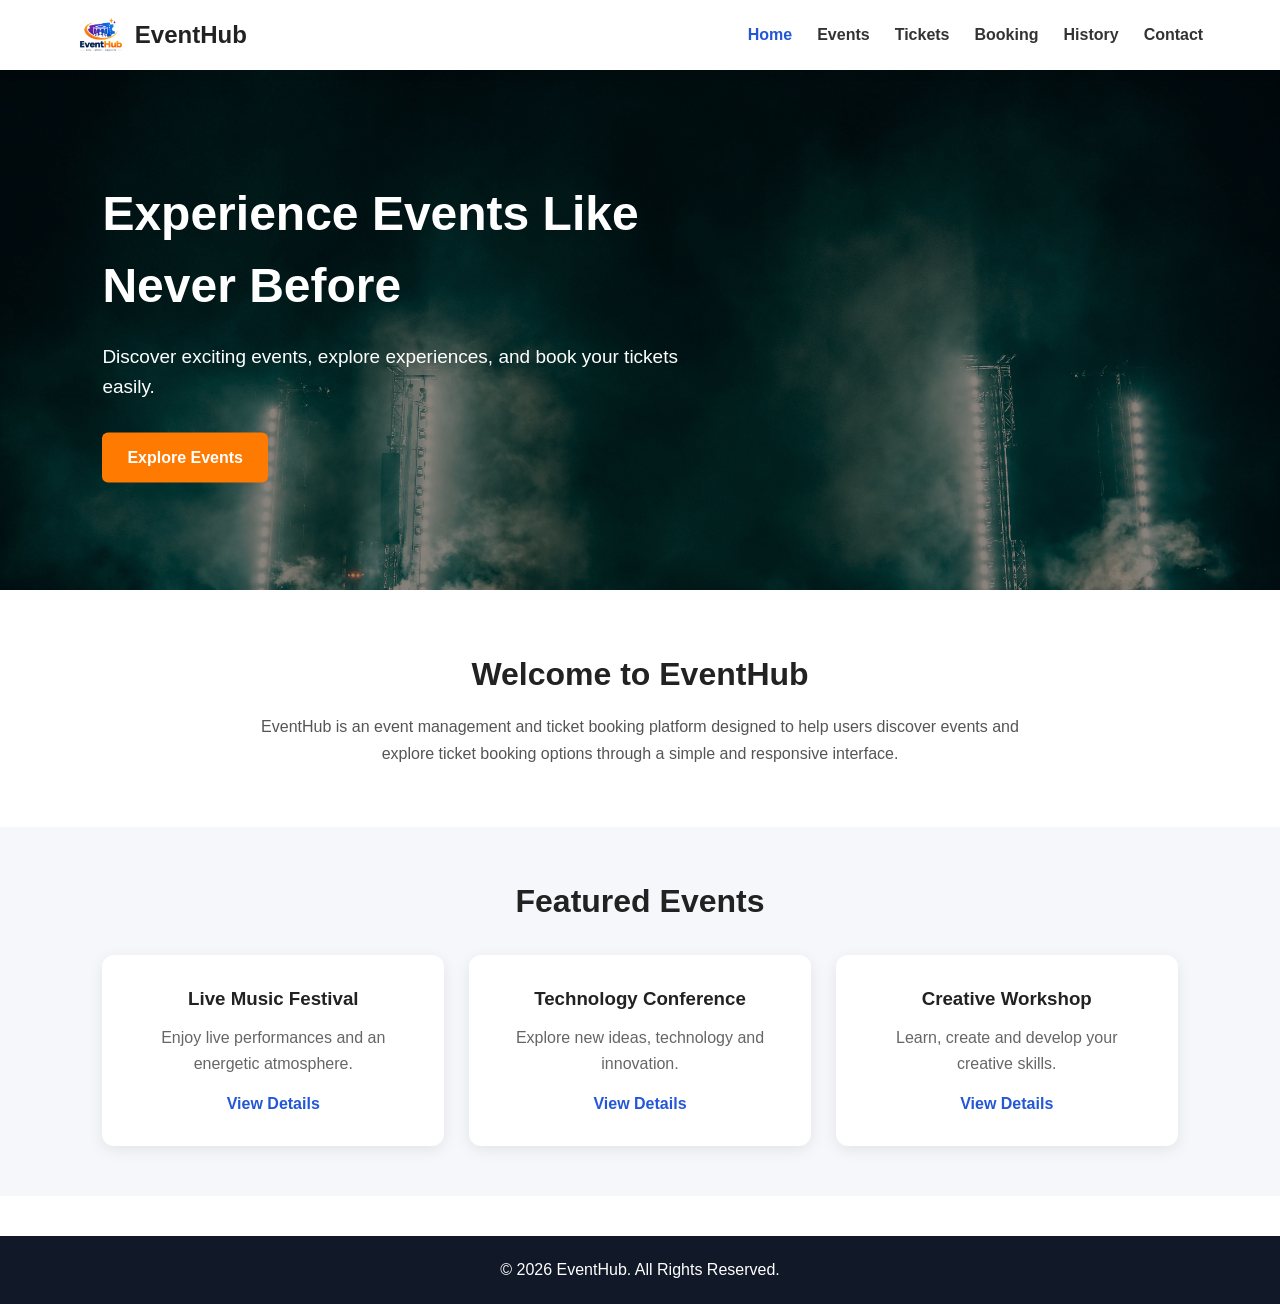
<file: index.html>
<!DOCTYPE html>
<html lang="en">
<head>
    <meta charset="UTF-8">
    <meta name="viewport" content="width=device-width, initial-scale=1.0">
    <title>EventHub - Event Management & Ticket Booking</title>

    <link rel="stylesheet" href="css/common.css">
    <link rel="stylesheet" href="css/home.css">
</head>

<body>

<header class="navbar">
    <div class="logo-area">
        <img src="images/common/logo.jpg" alt="EventHub Logo">
        <span>EventHub</span>
    </div>

    <nav>
        <a href="index.html" class="active">Home</a>
        <a href="events.html">Events</a>
        <a href="tickets.html">Tickets</a>
        <a href="booking.html">Booking</a>
        <a href="booking-history.html">History</a>
        <a href="contact.html">Contact</a>
    </nav>
</header>

<main>

    <section class="hero">
        <img src="images/banners/hero-banner.jpg" alt="Event Banner">

        <div class="hero-content">
            <h1>Experience Events Like Never Before</h1>

            <p>
                Discover exciting events, explore experiences,
                and book your tickets easily.
            </p>

            <a href="events.html" class="btn">Explore Events</a>
        </div>
    </section>

    <section class="intro">
        <h2>Welcome to EventHub</h2>

        <p>
            EventHub is an event management and ticket booking platform
            designed to help users discover events and explore ticket
            booking options through a simple and responsive interface.
        </p>
    </section>

    <section class="featured">
        <h2>Featured Events</h2>

        <div class="feature-grid">

            <div class="feature-card">
                <h3>Live Music Festival</h3>
                <p>Enjoy live performances and an energetic atmosphere.</p>
                <a href="event-details.html?event=live-music">View Details</a>
            </div>

            <div class="feature-card">
                <h3>Technology Conference</h3>
                <p>Explore new ideas, technology and innovation.</p>
                <a href="event-details.html?event=technology">View Details</a>
            </div>

            <div class="feature-card">
                <h3>Creative Workshop</h3>
                <p>Learn, create and develop your creative skills.</p>
                <a href="event-details.html?event=creative-workshop">View Details</a>
            </div>

        </div>
    </section>

</main>

<footer>
    <p>&copy; 2026 EventHub. All Rights Reserved.</p>
</footer>
<script src="js/home.js"></script>
</body>
</html>
</file>
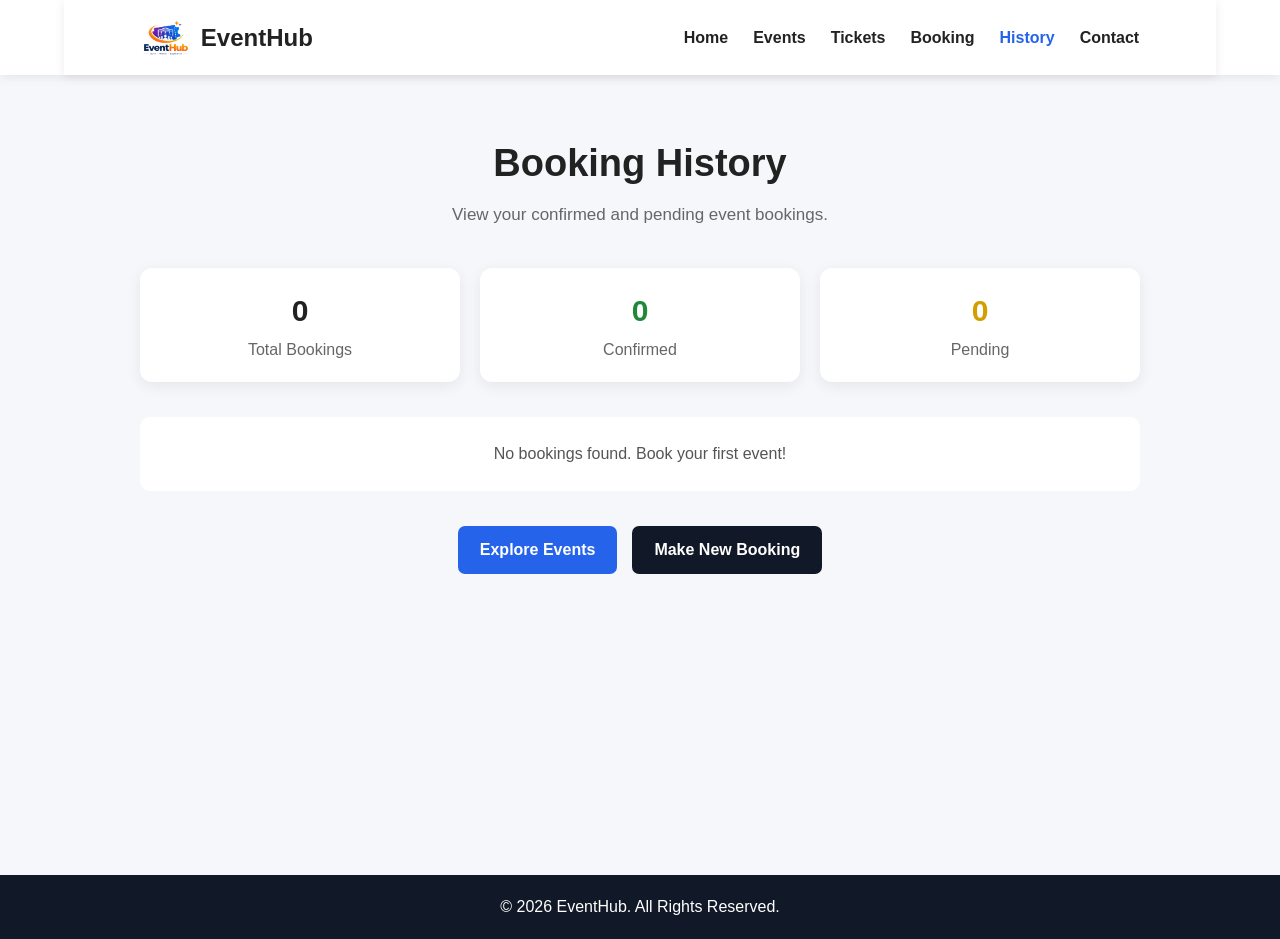
<file: booking-history.html>
<!DOCTYPE html>
<html lang="en">
<head>
    <meta charset="UTF-8">
    <meta name="viewport" content="width=device-width, initial-scale=1.0">

    <title>Booking History - EventHub</title>

    <link rel="stylesheet" href="css/common.css">
    <link rel="stylesheet" href="css/booking-history.css">
</head>

<body>

    <!-- Navigation Bar -->
    <header>
        <div class="navbar">

            <div class="logo">
                <img src="images/common/logo.jpg" alt="EventHub Logo">
                <span>EventHub</span>
            </div>

            <nav>
                <a href="index.html">Home</a>
                <a href="events.html">Events</a>
                <a href="tickets.html">Tickets</a>
                <a href="booking.html">Booking</a>
                <a href="booking-history.html" class="active">History</a>
                <a href="contact.html">Contact</a>
            </nav>

        </div>
    </header>


    <!-- Booking History Section -->
    <main class="history-section">

        <div class="history-container">

            <h1>Booking History</h1>

            <p class="subtitle">
                View your confirmed and pending event bookings.
            </p>


            <!-- Dynamic Booking Summary -->

            <div class="summary">

                <div class="summary-box">
                    <h3 id="totalBookings">0</h3>
                    <p>Total Bookings</p>
                </div>

                <div class="summary-box confirmed-box">
                    <h3 id="confirmedBookings">0</h3>
                    <p>Confirmed</p>
                </div>

                <div class="summary-box pending-box">
                    <h3 id="pendingBookings">0</h3>
                    <p>Pending</p>
                </div>

            </div>


            <!-- Dynamic Booking List -->

            <div id="bookingList"></div>


            <!-- Back Buttons -->
            <div class="history-buttons">

                <a href="events.html" class="events-btn">
                    Explore Events
                </a>

                <a href="booking.html" class="booking-btn">
                    Make New Booking
                </a>

            </div>

        </div>

    </main>


    <!-- Footer -->
    <footer>
        <p>© 2026 EventHub. All Rights Reserved.</p>
    </footer>


    <!-- JavaScript -->
    <script src="js/booking-history.js"></script>

</body>
</html>
</file>
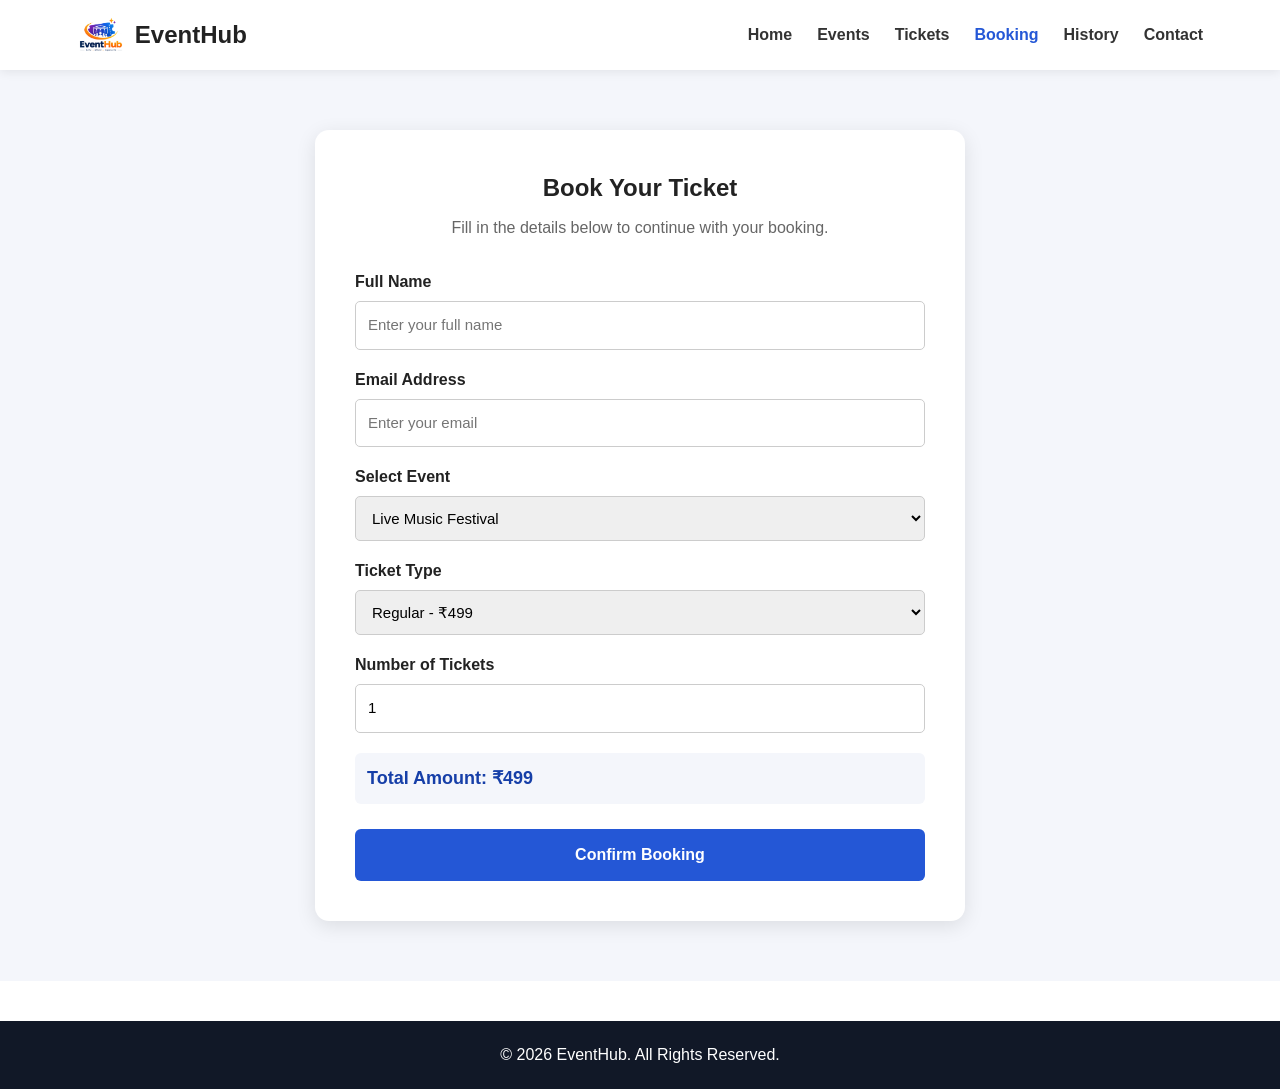
<file: booking.html>
<!DOCTYPE html>
<html lang="en">
<head>
    <meta charset="UTF-8">
    <meta name="viewport" content="width=device-width, initial-scale=1.0">

    <title>Booking - EventHub</title>

    <link rel="stylesheet" href="css/common.css">
    <link rel="stylesheet" href="css/booking.css">
</head>

<body>

<header class="navbar">

    <div class="logo-area">
        <img src="images/common/logo.jpg" alt="EventHub Logo">
        <span>EventHub</span>
    </div>

    <nav>
        <a href="index.html">Home</a>
        <a href="events.html">Events</a>
        <a href="tickets.html">Tickets</a>
        <a href="booking.html" class="active">Booking</a>
        <a href="booking-history.html">History</a>
        <a href="contact.html">Contact</a>
    </nav>

</header>

<main>

    <section class="booking-section">

        <div class="booking-card">

            <h1>Book Your Ticket</h1>

            <p class="booking-intro">
                Fill in the details below to continue with your booking.
            </p>

            <!-- Updated Booking Form -->

            <form id="bookingForm">

                <label for="name">Full Name</label>
                <input
                    type="text"
                    id="name"
                    name="name"
                    autocomplete="name"
                    maxlength="80"
                    placeholder="Enter your full name"
                    required
                >

                <label for="email">Email Address</label>
                <input
                    type="email"
                    id="email"
                    name="email"
                    autocomplete="email"
                    maxlength="120"
                    placeholder="Enter your email"
                    required
                >

                <label for="event">Select Event</label>

                <select id="event" name="event" required>
                    <option value="Live Music Festival">
                        Live Music Festival
                    </option>
                    <option value="Technology Conference">
                        Technology Conference
                    </option>
                    <option value="Creative Workshop">
                        Creative Workshop
                    </option>
                    <option value="Cultural Celebration">
                        Cultural Celebration
                    </option>
                </select>

                <label for="ticket">Ticket Type</label>

                <select id="ticket" name="ticket" required>
                    <option value="Regular" data-price="499">
                        Regular - ₹499
                    </option>
                    <option value="Premium" data-price="999">
                        Premium - ₹999
                    </option>
                    <option value="VIP" data-price="1999">
                        VIP - ₹1,999
                    </option>
                </select>

                <label for="quantity">Number of Tickets</label>

                <input
                    type="number"
                    id="quantity"
                    name="quantity"
                    inputmode="numeric"
                    min="1"
                    max="100"
                    value="1"
                    required
                >

                <p id="totalPrice">
                    Total Amount: ₹499
                </p>

                <button type="submit">
                    Confirm Booking
                </button>

            </form>

        </div>

    </section>

</main>

<footer>
    <p>&copy; 2026 EventHub. All Rights Reserved.</p>
</footer>

<script src="js/booking.js"></script>

</body>
</html>
</file>
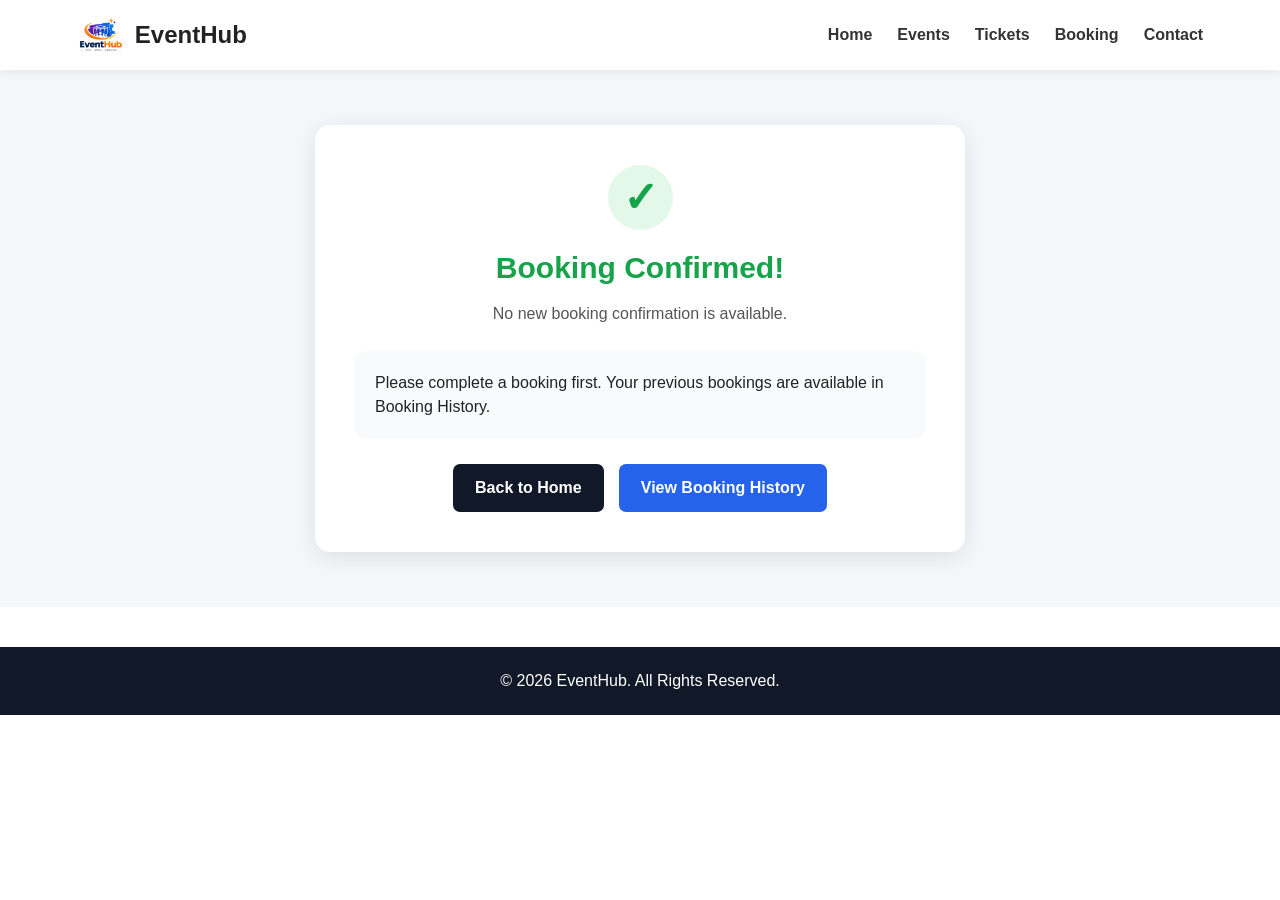
<file: confirmation.html>
<!DOCTYPE html>
<html lang="en">
<head>
    <meta charset="UTF-8">
    <meta name="viewport" content="width=device-width, initial-scale=1.0">

    <title>Booking Confirmed - EventHub</title>

    <link rel="stylesheet" href="css/common.css">
    <link rel="stylesheet" href="css/booking.css">
</head>

<body>

<header class="navbar">

    <div class="logo-area">
        <img src="images/common/logo.jpg" alt="EventHub Logo">
        <span>EventHub</span>
    </div>

    <nav>
        <a href="index.html">Home</a>
        <a href="events.html">Events</a>
        <a href="tickets.html">Tickets</a>
        <a href="booking.html">Booking</a>
        <a href="contact.html">Contact</a>
    </nav>

</header>

<!-- Updated Confirmation Section -->

<main class="confirmation-section">

    <div class="confirmation-card">

        <div class="success-icon">✓</div>

        <h1>Booking Confirmed!</h1>

        <p id="confirmationMessage">
            Your booking has been submitted successfully.
        </p>

        <div id="bookingDetails"></div>

        <div class="confirmation-buttons">

            <a href="index.html" class="home-btn">
                Back to Home
            </a>

            <a href="booking-history.html" class="events-btn">
                View Booking History
            </a>

        </div>

    </div>

</main>

<footer>
    <p>&copy; 2026 EventHub. All Rights Reserved.</p>
</footer>

<script src="js/confirmation.js"></script>

</body>
</html>
</file>
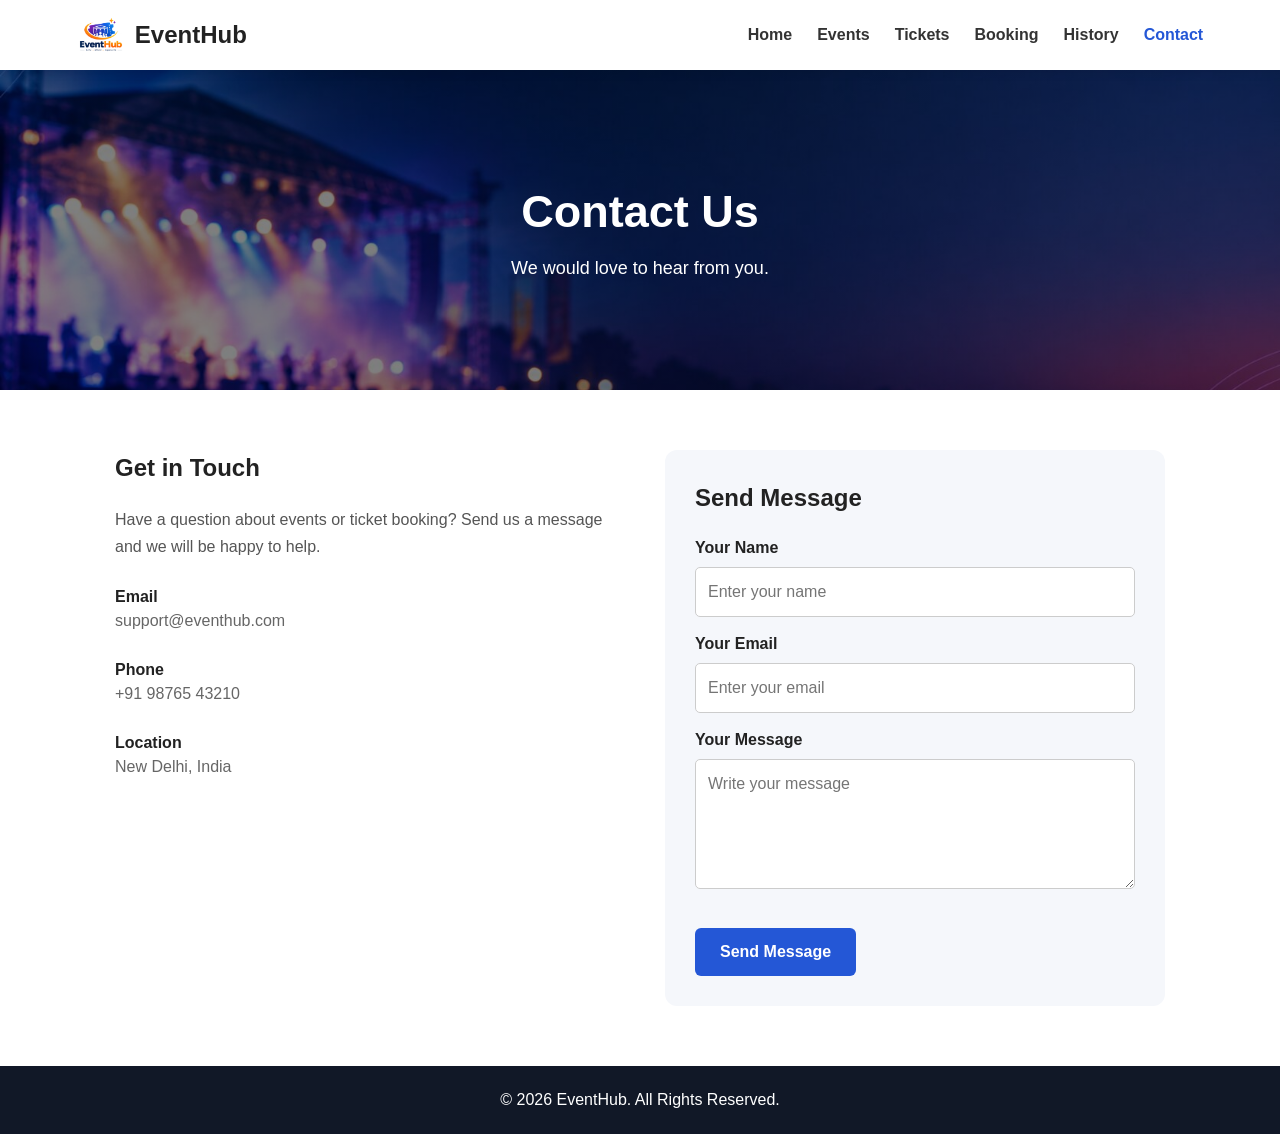
<file: contact.html>
<!DOCTYPE html>
<html lang="en">
<head>
    <meta charset="UTF-8">
    <meta name="viewport" content="width=device-width, initial-scale=1.0">

    <title>Contact - EventHub</title>

    <link rel="stylesheet" href="css/common.css">
    <link rel="stylesheet" href="css/contact.css">
</head>

<body>

<header class="navbar">

    <div class="logo-area">
        <img src="images/common/logo.jpg" alt="EventHub Logo">
        <span>EventHub</span>
    </div>

    <nav>
        <a href="index.html">Home</a>
        <a href="events.html">Events</a>
        <a href="tickets.html">Tickets</a>
        <a href="booking.html">Booking</a>
        <a href="booking-history.html">History</a>
        <a href="contact.html" class="active">Contact</a>
    </nav>

</header>

<main>

    <section class="contact-hero">
        <div>
            <h1>Contact Us</h1>
            <p>We would love to hear from you.</p>
        </div>
    </section>

    <section class="contact-section">

        <div class="contact-info">

            <h2>Get in Touch</h2>

            <p>
                Have a question about events or ticket booking?
                Send us a message and we will be happy to help.
            </p>

            <div class="contact-item">
                <strong>Email</strong>
                <p>support@eventhub.com</p>
            </div>

            <div class="contact-item">
                <strong>Phone</strong>
                <p>+91 98765 43210</p>
            </div>

            <div class="contact-item">
                <strong>Location</strong>
                <p>New Delhi, India</p>
            </div>

        </div>

        <div class="contact-form">

            <h2>Send Message</h2>

            <!-- Updated Contact Form -->

            <form id="contactForm">

                <label for="contactName">Your Name</label>
                <input
                    type="text"
                    id="contactName"
                    name="name"
                    placeholder="Enter your name"
                    required
                >

                <label for="contactEmail">Your Email</label>
                <input
                    type="email"
                    id="contactEmail"
                    name="email"
                    placeholder="Enter your email"
                    required
                >

                <label for="contactMessage">Your Message</label>
                <textarea
                    id="contactMessage"
                    name="message"
                    placeholder="Write your message"
                    required
                ></textarea>

                <p id="contactResponse"></p>

                <button type="submit">Send Message</button>

            </form>

        </div>

    </section>

</main>

<footer>
    <p>&copy; 2026 EventHub. All Rights Reserved.</p>
</footer>

<script src="js/contact.js"></script>

</body>
</html>
</file>
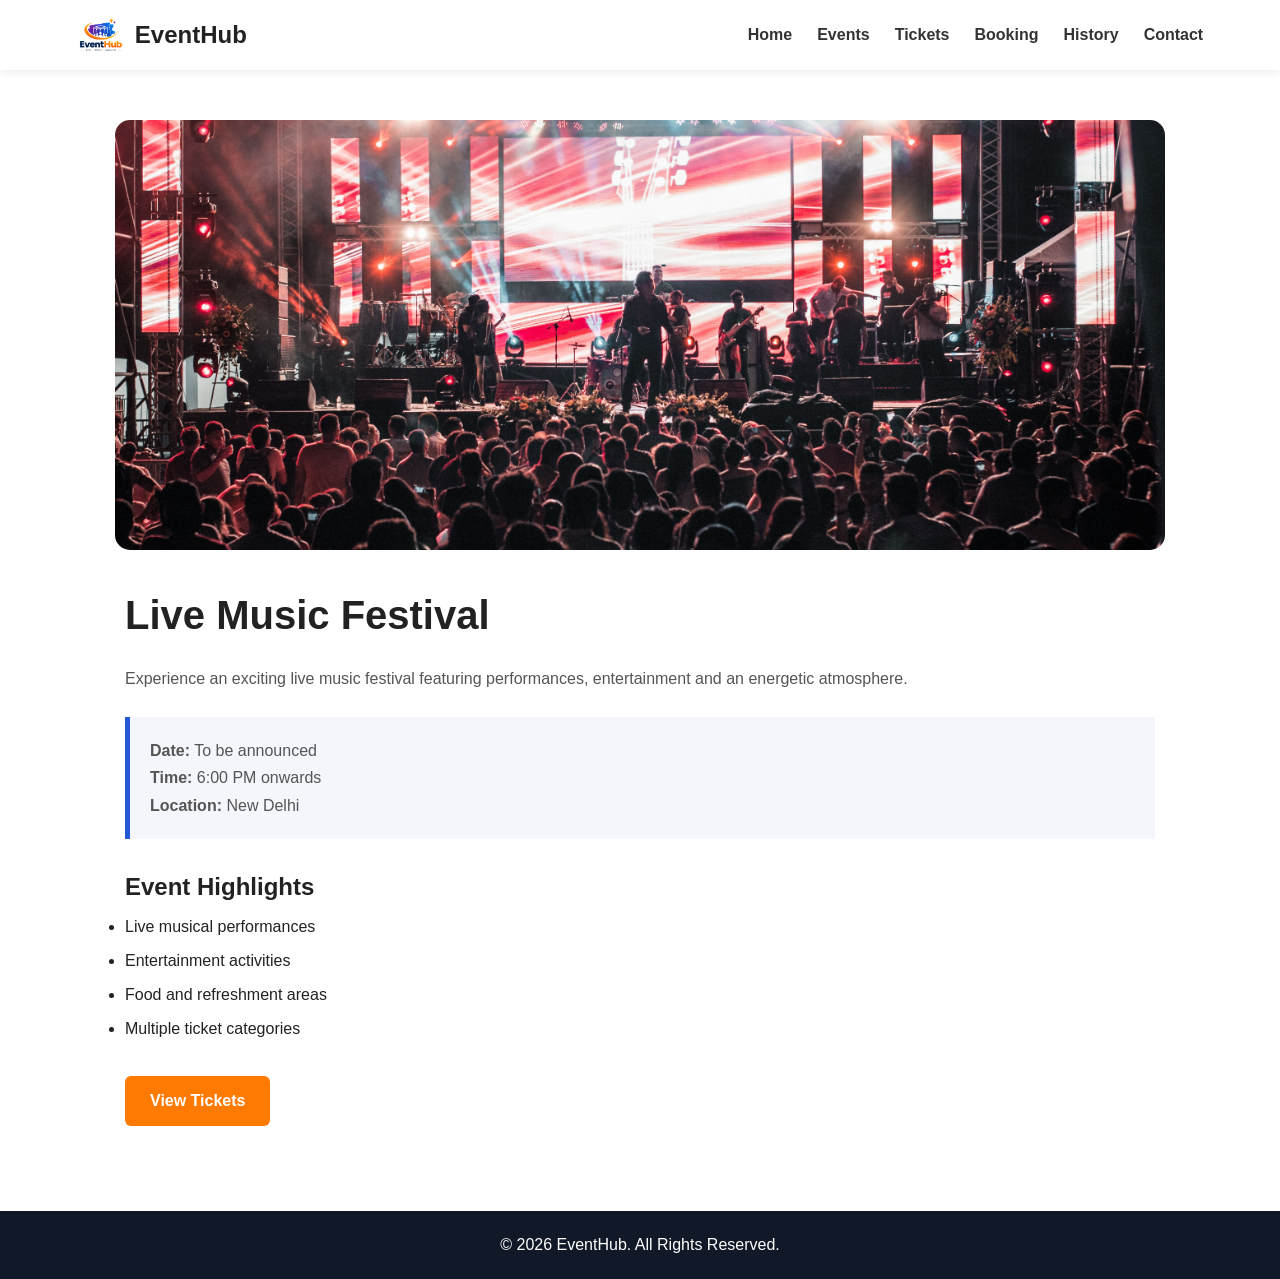
<file: event-details.html>
<!DOCTYPE html>
<html lang="en">
<head>
    <meta charset="UTF-8">
    <meta name="viewport" content="width=device-width, initial-scale=1.0">

    <title>Event Details - EventHub</title>

    <link rel="stylesheet" href="css/common.css">
    <link rel="stylesheet" href="css/event-details.css">
</head>

<body>

<header class="navbar">

    <div class="logo-area">
        <img src="images/common/logo.jpg" alt="EventHub Logo">
        <span>EventHub</span>
    </div>

    <nav>
        <a href="index.html">Home</a>
        <a href="events.html">Events</a>
        <a href="tickets.html">Tickets</a>
        <a href="booking.html">Booking</a>
        <a href="booking-history.html">History</a>
        <a href="contact.html">Contact</a>
    </nav>

</header>

<main>

    <section class="details">

        <img
            src="images/events/live-music.jpg"
            alt="Live Music Festival"
            class="details-image" id="detailsImage"
        >

        <div class="details-content">

            <h1 id="detailsTitle">Live Music Festival</h1>

            <p>
                <span id="detailsDescription">Experience an exciting live music festival featuring performances, entertainment and an energetic atmosphere.</span>
            </p>

            <div class="info-box">
                <p><strong>Date:</strong> <span id="detailsDate">20 October 2026</span></p>
                <p><strong>Time:</strong> <span id="detailsTime">6:00 PM onwards</span></p>
                <p><strong>Location:</strong> <span id="detailsLocation">New Delhi</span></p>
            </div>

            <h2>Event Highlights</h2>

            <ul id="detailsHighlights">
                <li>Live musical performances</li>
                <li>Entertainment activities</li>
                <li>Food and refreshment areas</li>
                <li>Multiple ticket categories</li>
            </ul>

            <a href="tickets.html" id="detailsTicketLink" class="book-btn">
                View Tickets
            </a>

        </div>

    </section>

</main>

<footer>
    <p>&copy; 2026 EventHub. All Rights Reserved.</p>
</footer>

<script src="js/event-details.js"></script>
</body>
</html>
</file>
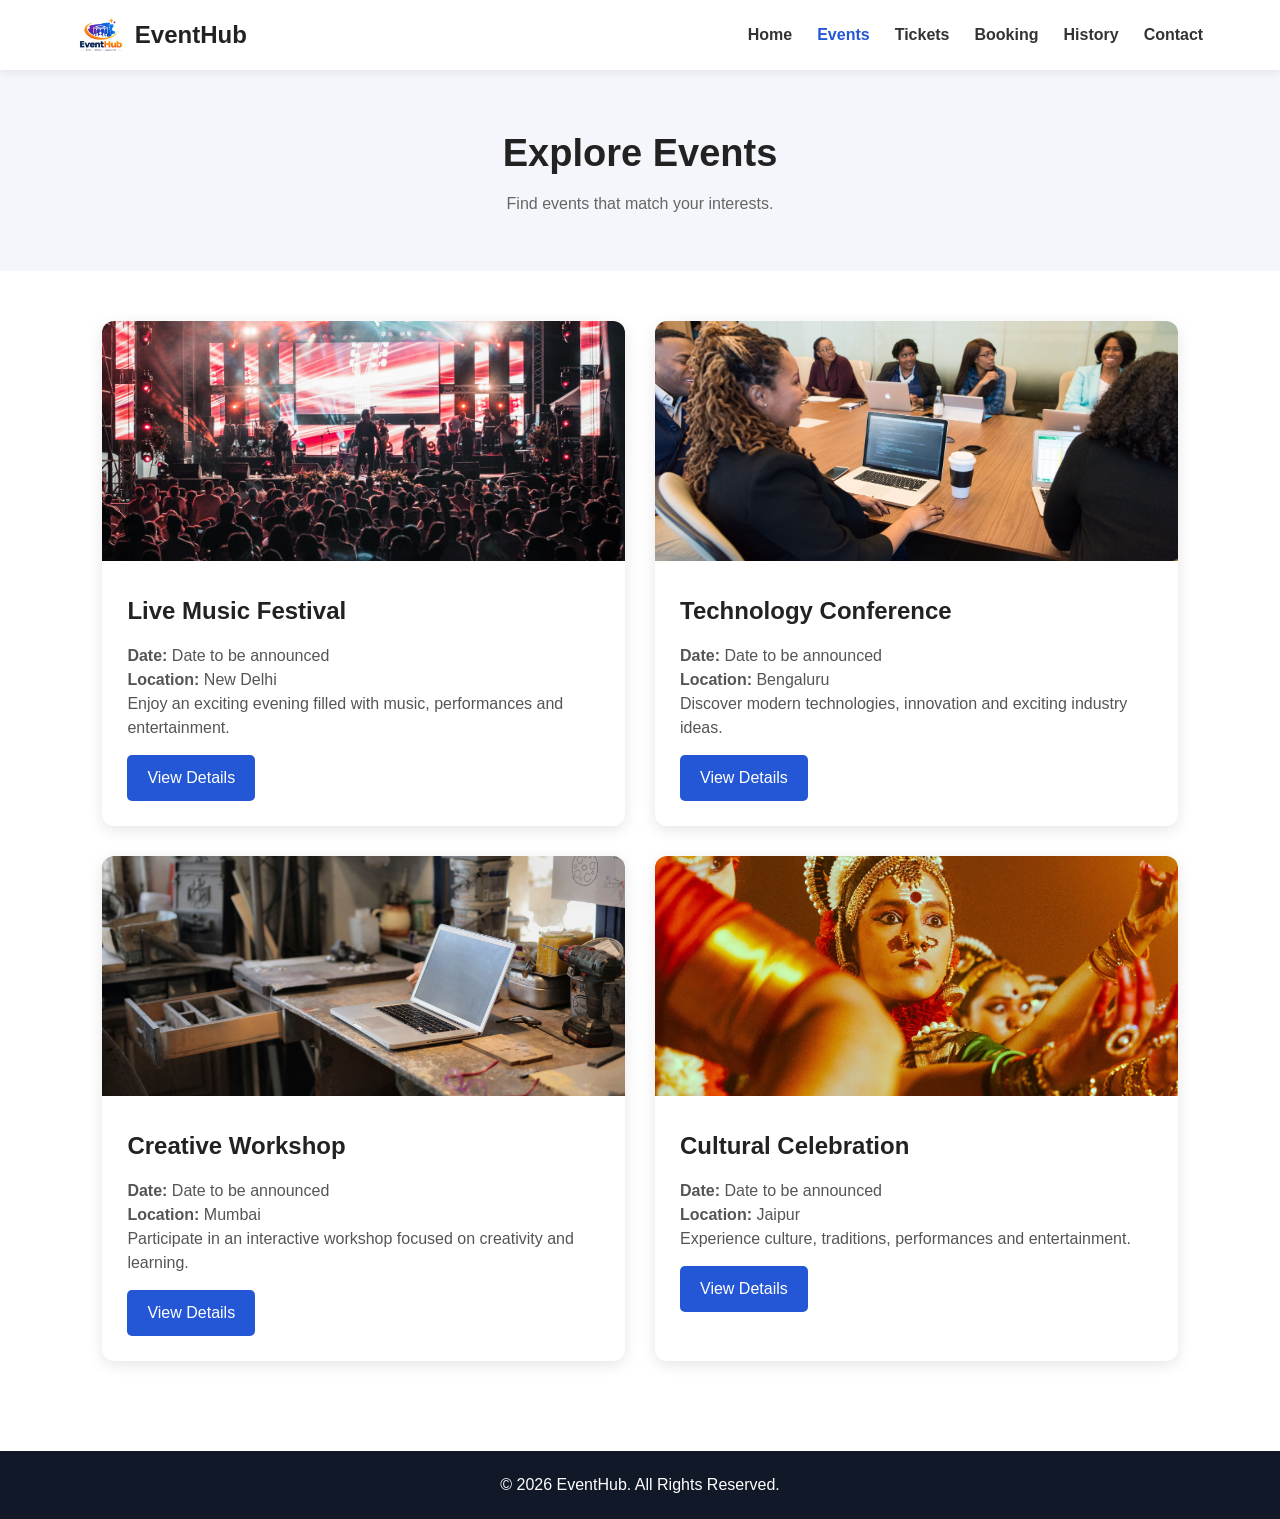
<file: events.html>
<!DOCTYPE html>
<html lang="en">
<head>
    <meta charset="UTF-8">
    <meta name="viewport" content="width=device-width, initial-scale=1.0">

    <title>Events - EventHub</title>

    <link rel="stylesheet" href="css/common.css">
    <link rel="stylesheet" href="css/events.css">
</head>

<body>

<header class="navbar">

    <div class="logo-area">
        <img src="images/common/logo.jpg" alt="EventHub Logo">
        <span>EventHub</span>
    </div>

    <nav>
        <a href="index.html">Home</a>
        <a href="events.html" class="active">Events</a>
        <a href="tickets.html">Tickets</a>
        <a href="booking.html">Booking</a>
        <a href="booking-history.html">History</a>
        <a href="contact.html">Contact</a>
    </nav>

</header>

<main>

    <section class="page-heading">
        <h1>Explore Events</h1>
        <p>Find events that match your interests.</p>
    </section>

    <section class="events-container">

        <div class="event-card" data-event-id="live-music">
            <img src="images/events/live-music.jpg" alt="Live Music Festival">

            <div class="event-content">
                <h2>Live Music Festival</h2>
                <p><strong>Date:</strong> Date to be announced</p>
                <p><strong>Location:</strong> New Delhi</p>
                <p>
                    Enjoy an exciting evening filled with music,
                    performances and entertainment.
                </p>

                <a href="event-details.html?event=live-music" class="event-btn">
                    View Details
                </a>
            </div>
        </div>

        <div class="event-card" data-event-id="technology">
            <img src="images/events/tech-conference.jpg" alt="Technology Conference">

            <div class="event-content">
                <h2>Technology Conference</h2>
                <p><strong>Date:</strong> Date to be announced</p>
                <p><strong>Location:</strong> Bengaluru</p>
                <p>
                    Discover modern technologies, innovation
                    and exciting industry ideas.
                </p>

                <a href="event-details.html?event=technology" class="event-btn">
                    View Details
                </a>
            </div>
        </div>

        <div class="event-card" data-event-id="creative-workshop">
            <img src="images/events/creative-workshop.jpg" alt="Creative Workshop">

            <div class="event-content">
                <h2>Creative Workshop</h2>
                <p><strong>Date:</strong> Date to be announced</p>
                <p><strong>Location:</strong> Mumbai</p>
                <p>
                    Participate in an interactive workshop
                    focused on creativity and learning.
                </p>

                <a href="event-details.html?event=creative-workshop" class="event-btn">
                    View Details
                </a>
            </div>
        </div>

        <div class="event-card" data-event-id="cultural">
            <img src="images/events/cultural-event.jpg" alt="Cultural Event">

            <div class="event-content">
                <h2>Cultural Celebration</h2>
                <p><strong>Date:</strong> Date to be announced</p>
                <p><strong>Location:</strong> Jaipur</p>
                <p>
                    Experience culture, traditions, performances
                    and entertainment.
                </p>

                <a href="event-details.html?event=cultural" class="event-btn">
                    View Details
                </a>
            </div>
        </div>

    </section>

    <p id="noEventsMessage" hidden style="text-align:center; padding:20px;">No matching events found.</p>

</main>

<footer>
    <p>&copy; 2026 EventHub. All Rights Reserved.</p>
</footer>
<script src="js/events.js"></script>
</body>
</html>
</file>
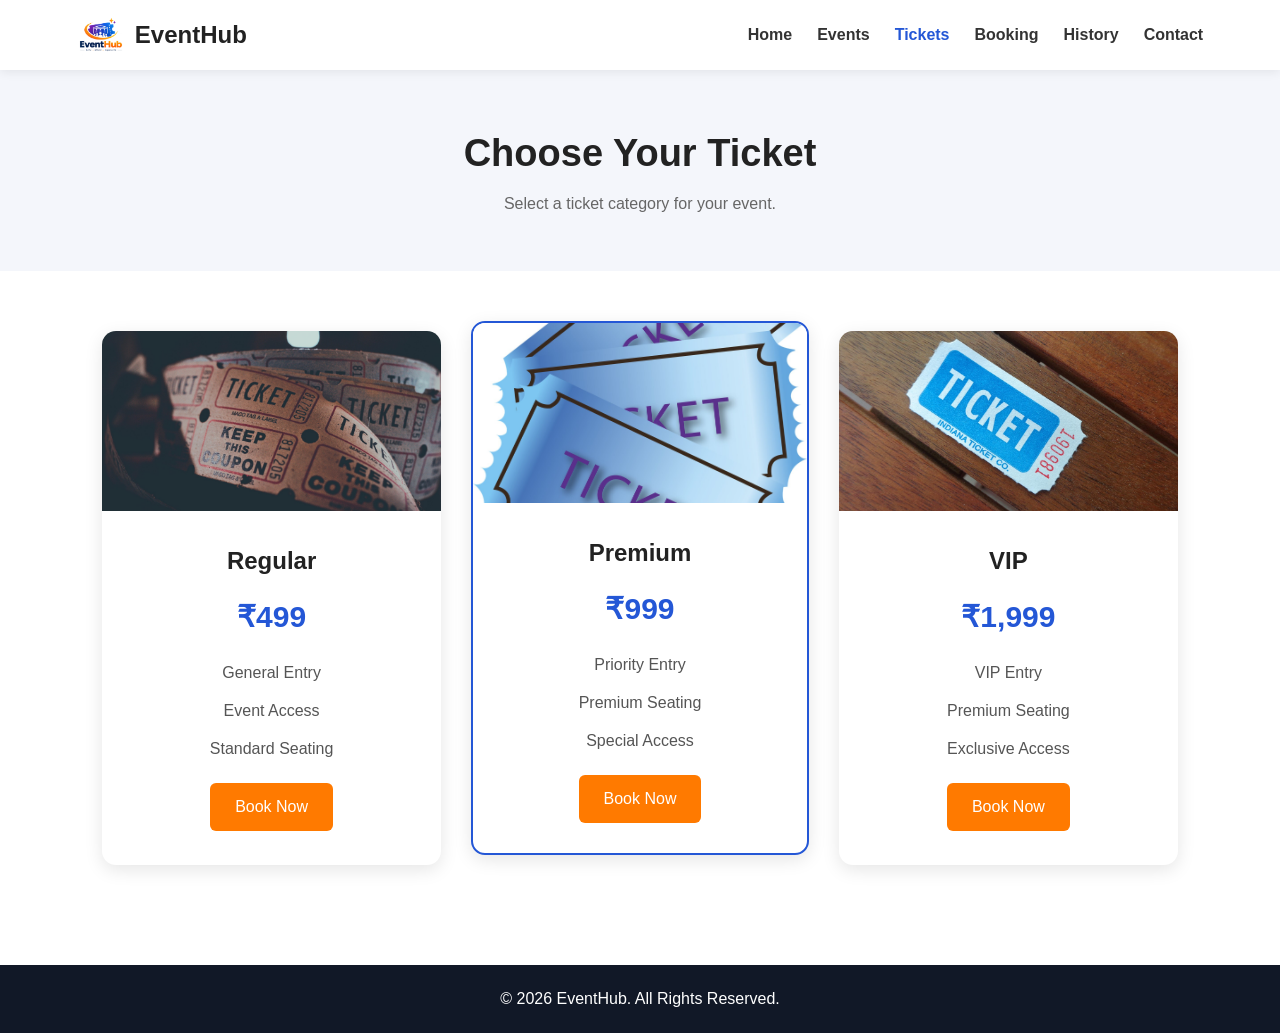
<file: tickets.html>
<!DOCTYPE html>
<html lang="en">
<head>
    <meta charset="UTF-8">
    <meta name="viewport" content="width=device-width, initial-scale=1.0">

    <title>Tickets - EventHub</title>

    <link rel="stylesheet" href="css/common.css">
    <link rel="stylesheet" href="css/tickets.css">
</head>

<body>

<header class="navbar">

    <div class="logo-area">
        <img src="images/common/logo.jpg" alt="EventHub Logo">
        <span>EventHub</span>
    </div>

    <nav>
        <a href="index.html">Home</a>
        <a href="events.html">Events</a>
        <a href="tickets.html" class="active">Tickets</a>
        <a href="booking.html">Booking</a>
        <a href="booking-history.html">History</a>
        <a href="contact.html">Contact</a>
    </nav>

</header>

<main>

    <section class="page-heading">
        <h1>Choose Your Ticket</h1>
        <p>Select a ticket category for your event.</p>
    </section>

    <section class="tickets-container">

        <div class="ticket-card" data-ticket="Regular">
            <img src="images/tickets/regular-ticket.jpg" alt="Regular Ticket">

            <h2>Regular</h2>

            <p class="price">₹499</p>

            <ul>
                <li>General Entry</li>
                <li>Event Access</li>
                <li>Standard Seating</li>
            </ul>

            <a href="booking.html" class="ticket-btn">
                Book Now
            </a>
        </div>

        <div class="ticket-card featured-ticket" data-ticket="Premium">
            <img src="images/tickets/Premium-ticket.jpg" alt="Premium Ticket">

            <h2>Premium</h2>

            <p class="price">₹999</p>

            <ul>
                <li>Priority Entry</li>
                <li>Premium Seating</li>
                <li>Special Access</li>
            </ul>

            <a href="booking.html" class="ticket-btn">
                Book Now
            </a>
        </div>

        <div class="ticket-card" data-ticket="VIP">
            <img src="images/tickets/vip-ticket.jpg" alt="VIP Ticket">

            <h2>VIP</h2>

            <p class="price">₹1,999</p>

            <ul>
                <li>VIP Entry</li>
                <li>Premium Seating</li>
                <li>Exclusive Access</li>
            </ul>

            <a href="booking.html" class="ticket-btn">
                Book Now
            </a>
        </div>

    </section>

</main>

<footer>
    <p>&copy; 2026 EventHub. All Rights Reserved.</p>
</footer>
<script src="js/tickets.js"></script>
</body>
</html>
</file>
<file: css/common.css>
/* ===== GLOBAL RESET AND SHARED STYLES ===== */
* {
    margin: 0;
    padding: 0;
    box-sizing: border-box;
}

html { scroll-behavior: smooth; }

body {
    font-family: Arial, Helvetica, sans-serif;
    color: #222;
    background: #fff;
    line-height: 1.5;
}

img { max-width: 100%; }

.navbar {
    min-height: 70px;
    padding: 10px 6%;
    display: flex;
    align-items: center;
    justify-content: space-between;
    gap: 20px;
    background: #fff;
    box-shadow: 0 2px 10px rgba(0, 0, 0, 0.08);
    position: sticky;
    top: 0;
    z-index: 1000;
}

.logo-area, .logo {
    display: flex;
    align-items: center;
    gap: 10px;
    font-size: 24px;
    font-weight: bold;
    white-space: nowrap;
}

.logo-area img, .logo img {
    width: 48px;
    height: 48px;
    object-fit: contain;
    border-radius: 6px;
}

nav {
    display: flex;
    align-items: center;
    flex-wrap: wrap;
    gap: 25px;
}

nav a {
    text-decoration: none;
    color: #333;
    font-weight: 600;
    transition: color .2s ease;
}

nav a:hover, nav a.active { color: #2457d6; }

footer {
    background: #111827;
    color: #fff;
    text-align: center;
    padding: 22px;
    margin-top: 40px;
}

footer p { margin: 0; }

button, input, select, textarea { font: inherit; }

:focus-visible {
    outline: 3px solid rgba(36, 87, 214, .35);
    outline-offset: 2px;
}

@media (max-width: 768px) {
    .navbar {
        flex-direction: column;
        gap: 15px;
        padding: 15px;
    }
    nav {
        justify-content: center;
        gap: 12px 18px;
    }
}

/* ===== BOOKING CONFIRMATION PAGE ===== */
.confirmation-section {
    min-height: 350px;
    padding: 55px 20px;
    display: flex;
    justify-content: center;
    align-items: center;
    background: #f5f7fb;
}

.confirmation-card {
    width: 100%;
    max-width: 650px;
    background: #fff;
    padding: 40px;
    border-radius: 15px;
    text-align: center;
    box-shadow: 0 5px 25px rgba(0, 0, 0, .10);
}

.success-icon {
    width: 65px;
    height: 65px;
    margin: 0 auto 15px;
    border-radius: 50%;
    background: #e3f8e9;
    color: #16a34a;
    font-size: 42px;
    font-weight: bold;
    display: flex;
    justify-content: center;
    align-items: center;
}

.confirmation-card h1 {
    color: #16a34a;
    font-size: 30px;
    margin-bottom: 12px;
}

.confirmation-card > p {
    color: #555;
    margin-bottom: 25px;
}

#bookingDetails {
    background: #f8fafc;
    padding: 20px;
    border-radius: 10px;
    text-align: left;
    margin: 20px 0;
    overflow-wrap: anywhere;
}

#bookingDetails h3 {
    color: #111827;
    margin-bottom: 15px;
    text-align: center;
}

#bookingDetails p {
    color: #374151;
    margin: 10px 0;
    font-size: 15px;
}

.confirmation-buttons {
    display: flex;
    justify-content: center;
    gap: 15px;
    flex-wrap: wrap;
    margin-top: 25px;
}

.confirmation-buttons a {
    display: inline-block;
    padding: 12px 22px;
    border-radius: 7px;
    text-decoration: none;
    font-weight: bold;
    transition: transform .2s ease, opacity .2s ease;
}

.home-btn { background: #111827; color: #fff; }
.events-btn { background: #2563eb; color: #fff; }
.confirmation-buttons a:hover { transform: translateY(-2px); opacity: .92; }

@media (max-width: 600px) {
    .confirmation-card { padding: 25px 18px; }
    .confirmation-card h1 { font-size: 24px; }
    .confirmation-buttons { flex-direction: column; }
    .confirmation-buttons a { text-align: center; }
}
</file>
<file: css/home.css>
.hero {
    position: relative;
    height: 520px;
    overflow: hidden;
}

.hero > img {
    width: 100%;
    height: 100%;
    object-fit: cover;
    display: block;
    filter: brightness(0.55);
}

.hero-content {
    position: absolute;
    top: 50%;
    left: 8%;
    transform: translateY(-50%);
    max-width: 600px;
    color: white;
}

.hero-content h1 {
    font-size: 48px;
    margin-bottom: 20px;
}

.hero-content p {
    font-size: 19px;
    line-height: 1.6;
    margin-bottom: 30px;
}

.btn {
    display: inline-block;
    background: #ff7a00;
    color: white;
    padding: 13px 25px;
    border-radius: 6px;
    text-decoration: none;
    font-weight: bold;
}

.btn:hover {
    background: #e66800;
}

.intro {
    text-align: center;
    padding: 60px 10%;
}

.intro h2,
.featured h2 {
    font-size: 32px;
    margin-bottom: 15px;
}

.intro p {
    max-width: 800px;
    margin: auto;
    line-height: 1.7;
    color: #555;
}

.featured {
    padding: 50px 8%;
    text-align: center;
    background: #f5f7fb;
}

.feature-grid {
    display: grid;
    grid-template-columns: repeat(3, 1fr);
    gap: 25px;
    margin-top: 30px;
}

.feature-card {
    background: white;
    padding: 30px;
    border-radius: 12px;
    box-shadow: 0 4px 15px rgba(0, 0, 0, 0.08);
}

.feature-card h3 {
    margin-bottom: 12px;
}

.feature-card p {
    color: #666;
    line-height: 1.6;
}

.feature-card a {
    display: inline-block;
    margin-top: 15px;
    text-decoration: none;
    color: #2457d6;
    font-weight: bold;
}

@media (max-width: 768px) {
    .hero-content h1 {
        font-size: 34px;
    }

    .feature-grid {
        grid-template-columns: 1fr;
    }
}
</file>
<file: css/booking-history.css>
* {
    margin: 0;
    padding: 0;
    box-sizing: border-box;
}

body {
    font-family: Arial, Helvetica, sans-serif;
    background: #f5f7fb;
    color: #222;
}


/* =========================
   NAVIGATION BAR
========================= */

header {
    background: white;
    box-shadow: 0 2px 10px rgba(0, 0, 0, 0.08);
}

.navbar {
    width: 90%;
    max-width: 1200px;
    margin: auto;

    min-height: 75px;

    display: flex;
    align-items: center;
    justify-content: space-between;
}


/* Logo */

.logo {
    display: flex;
    align-items: center;
    gap: 10px;

    font-size: 24px;
    font-weight: bold;
}

.logo img {
    width: 50px;
    height: 50px;

    object-fit: contain;
}


/* Navigation */

nav {
    display: flex;
    align-items: center;
    gap: 25px;
}

nav a {
    text-decoration: none;
    color: #222;

    font-size: 16px;
    font-weight: 600;

    padding: 8px 0;

    transition: 0.3s;
}

nav a:hover {
    color: #2563eb;
}

nav a.active {
    color: #2563eb;
}


/* =========================
   HISTORY SECTION
========================= */

.history-section {
    min-height: calc(100vh - 140px);

    padding: 60px 20px;
}

.history-container {
    width: 90%;
    max-width: 1000px;
    margin: auto;
}


/* Heading */

.history-container h1 {
    text-align: center;

    font-size: 38px;
    margin-bottom: 10px;
}

.subtitle {
    text-align: center;

    color: #666;

    font-size: 17px;

    margin-bottom: 40px;
}


/* =========================
   SUMMARY
========================= */

.summary {
    display: grid;

    grid-template-columns: repeat(3, 1fr);

    gap: 20px;

    margin-bottom: 35px;
}

.summary-box {
    background: white;

    padding: 20px;

    text-align: center;

    border-radius: 12px;

    box-shadow: 0 4px 15px rgba(0, 0, 0, 0.07);
}

.summary-box h3 {
    font-size: 30px;

    margin-bottom: 5px;
}

.summary-box p {
    color: #666;
}

.confirmed-box h3 {
    color: #218838;
}

.pending-box h3 {
    color: #d39e00;
}


/* =========================
   BOOKING CARD
========================= */

.booking-card {
    background: white;

    border-radius: 15px;

    padding: 25px;

    margin-bottom: 25px;

    box-shadow: 0 5px 18px rgba(0, 0, 0, 0.08);

    transition: 0.3s;
}

.booking-card:hover {
    transform: translateY(-3px);

    box-shadow: 0 8px 22px rgba(0, 0, 0, 0.12);
}


/* Event details */

.event-details {
    display: flex;

    gap: 25px;

    align-items: center;
}


/* Event image */

.event-image {
    width: 220px;
    height: 150px;

    flex-shrink: 0;

    overflow: hidden;

    border-radius: 10px;
}

.event-image img {
    width: 100%;
    height: 100%;

    object-fit: cover;
}


/* Details */

.details {
    flex: 1;
}

.details h2 {
    font-size: 24px;

    margin: 10px 0 15px;
}

.details p {
    color: #555;

    margin: 7px 0;

    font-size: 15px;
}


/* =========================
   STATUS
========================= */

.status {
    display: inline-block;

    padding: 7px 14px;

    border-radius: 20px;

    font-size: 14px;

    font-weight: bold;
}

.confirmed {
    background: #dff6e5;

    color: #218838;
}

.pending {
    background: #fff3cd;

    color: #856404;
}


/* =========================
   BUTTONS
========================= */

.history-buttons {
    display: flex;

    justify-content: center;

    gap: 15px;

    margin-top: 35px;
}

.history-buttons a {
    text-decoration: none;

    padding: 12px 22px;

    border-radius: 7px;

    font-weight: bold;

    transition: 0.3s;
}

.events-btn {
    background: #2563eb;

    color: white;
}

.events-btn:hover {
    background: #1d4ed8;
}

.booking-btn {
    background: #111827;

    color: white;
}

.booking-btn:hover {
    background: #374151;
}


/* =========================
   FOOTER
========================= */

footer {
    background: #111827;

    color: white;

    text-align: center;

    padding: 20px;
}

footer p {
    margin: 0;
}


/* =========================
   RESPONSIVE DESIGN
========================= */

@media (max-width: 800px) {

    .navbar {
        flex-direction: column;

        padding: 15px 0;

        gap: 15px;
    }

    nav {
        flex-wrap: wrap;

        justify-content: center;

        gap: 15px;
    }

    .summary {
        grid-template-columns: 1fr;
    }

    .event-details {
        flex-direction: column;

        align-items: flex-start;
    }

    .event-image {
        width: 100%;

        height: 200px;
    }

    .history-buttons {
        flex-direction: column;
    }

    .history-buttons a {
        text-align: center;
    }
}


@media (max-width: 500px) {

    .history-section {
        padding: 40px 10px;
    }

    .history-container {
        width: 95%;
    }

    .history-container h1 {
        font-size: 30px;
    }

    nav {
        gap: 10px;
    }

    nav a {
        font-size: 14px;
    }

    .booking-card {
        padding: 18px;
    }
}
.booking-card h2 { margin-bottom: 14px; color: #111827; }
.booking-card p { margin: 8px 0; overflow-wrap: anywhere; }
.empty-bookings { background: #fff; border-radius: 10px; color: #555; }
</file>
<file: css/booking.css>
.booking-section {
    padding: 60px 20px;
    background: #f4f6fb;
    min-height: 600px;
}

.booking-card {
    max-width: 650px;
    margin: auto;
    background: white;
    padding: 40px;
    border-radius: 14px;
    box-shadow: 0 5px 20px rgba(0, 0, 0, 0.1);
}

.booking-card h1 {
    text-align: center;
    margin-bottom: 10px;
}

.booking-intro {
    text-align: center;
    color: #666;
    margin-bottom: 30px;
}

.booking-card label {
    display: block;
    margin-top: 18px;
    margin-bottom: 7px;
    font-weight: bold;
}

.booking-card input,
.booking-card select {
    width: 100%;
    padding: 12px;
    border: 1px solid #ccc;
    border-radius: 5px;
    font-size: 15px;
    box-sizing: border-box;
}

.booking-card button {
    width: 100%;
    padding: 14px;
    margin-top: 25px;
    border: none;
    border-radius: 6px;
    background: #2457d6;
    color: white;
    font-size: 16px;
    font-weight: bold;
    cursor: pointer;
}

.booking-card button:hover {
    background: #163fa8;
}

@media (max-width: 600px) {
    .booking-card {
        padding: 25px;
    }
}
#totalPrice {
    margin-top: 20px;
    padding: 12px;
    border-radius: 6px;
    background: #f4f6fb;
    color: #163fa8;
    font-size: 18px;
    font-weight: bold;
}
.booking-card input:focus,
.booking-card select:focus {
    outline: 2px solid rgba(36, 87, 214, .2);
    border-color: #2457d6;
}
</file>
<file: css/contact.css>
.contact-hero {
    height: 320px;
    background-image:
        linear-gradient(
            rgba(0, 0, 0, 0.5),
            rgba(0, 0, 0, 0.5)
        ),
        url("../images/common/contact-bg.jpg");

    background-size: cover;
    background-position: center;

    display: flex;
    justify-content: center;
    align-items: center;

    text-align: center;
    color: white;
}

.contact-hero h1 {
    font-size: 45px;
    margin-bottom: 10px;
}

.contact-hero p {
    font-size: 18px;
}

.contact-section {
    max-width: 1100px;
    margin: 60px auto;
    padding: 0 25px;

    display: grid;
    grid-template-columns: 1fr 1fr;
    gap: 50px;
}

.contact-info h2,
.contact-form h2 {
    margin-bottom: 20px;
}

.contact-info > p {
    color: #555;
    line-height: 1.7;
}

.contact-item {
    margin-top: 25px;
}

.contact-item p {
    color: #666;
}

.contact-form {
    background: #f5f7fb;
    padding: 30px;
    border-radius: 12px;
}

.contact-form label {
    display: block;
    margin: 15px 0 7px;
    font-weight: bold;
}

.contact-form input,
.contact-form textarea {
    width: 100%;
    padding: 12px;
    box-sizing: border-box;
    border: 1px solid #ccc;
    border-radius: 5px;
    font-family: inherit;
}

.contact-form button {
    margin-top: 20px;
    padding: 12px 25px;
    border: none;
    border-radius: 6px;
    background: #2457d6;
    color: white;
    font-weight: bold;
    cursor: pointer;
}

@media (max-width: 768px) {
    .contact-section {
        grid-template-columns: 1fr;
    }
}
.contact-form textarea {
    min-height: 130px;
    resize: vertical;
}
.contact-form input:focus,
.contact-form textarea:focus {
    outline: 2px solid rgba(36, 87, 214, .25);
    border-color: #2457d6;
}
#contactResponse {
    margin-top: 12px;
    color: #166534;
    line-height: 1.5;
}
.contact-form button:hover { background: #163fa8; }
</file>
<file: css/event-details.css>
.details {
    max-width: 1100px;
    margin: 50px auto;
    padding: 0 25px;
}

.details-image {
    width: 100%;
    height: 430px;
    object-fit: cover;
    border-radius: 15px;
}

.details-content {
    padding: 35px 10px;
}

.details-content h1 {
    font-size: 40px;
    margin-bottom: 20px;
}

.details-content p {
    color: #555;
    line-height: 1.7;
}

.info-box {
    background: #f4f6fb;
    padding: 20px;
    margin: 25px 0;
    border-left: 5px solid #2457d6;
}

.details-content h2 {
    margin-top: 30px;
}

.details-content li {
    margin: 10px 0;
}

.book-btn {
    display: inline-block;
    margin-top: 25px;
    padding: 13px 25px;
    background: #ff7a00;
    color: white;
    text-decoration: none;
    border-radius: 6px;
    font-weight: bold;
}
.details-image { display: block; }
.book-btn:hover { background: #e66800; }
@media (max-width: 700px) {
    .details { margin: 30px auto; padding: 0 16px; }
    .details-image { height: 250px; }
    .details-content { padding: 25px 0; }
    .details-content h1 { font-size: 30px; }
}
</file>
<file: css/events.css>
.page-heading {
    text-align: center;
    padding: 55px 20px;
    background: #f4f6fb;
}

.page-heading h1 {
    font-size: 38px;
    margin-bottom: 10px;
}

.page-heading p {
    color: #666;
}

.events-container {
    padding: 50px 8%;
    display: grid;
    grid-template-columns: repeat(2, 1fr);
    gap: 30px;
}

.event-card {
    background: white;
    border-radius: 12px;
    overflow: hidden;
    box-shadow: 0 4px 15px rgba(0, 0, 0, 0.1);
}

.event-card img {
    width: 100%;
    height: 240px;
    object-fit: cover;
}

.event-content {
    padding: 25px;
}

.event-content h2 {
    margin-bottom: 15px;
}

.event-content p {
    color: #555;
    line-height: 1.5;
}

.event-btn {
    display: inline-block;
    margin-top: 15px;
    padding: 11px 20px;
    background: #2457d6;
    color: white;
    text-decoration: none;
    border-radius: 5px;
}

.event-btn:hover {
    background: #163fa8;
}

@media (max-width: 768px) {
    .events-container {
        grid-template-columns: 1fr;
        padding: 30px 5%;
    }
}

.event-search {
    max-width: 560px;
    margin: 25px auto 0;
    padding: 0 20px;
}
.event-search input {
    width: 100%;
    padding: 13px 16px;
    border: 1px solid #cbd5e1;
    border-radius: 8px;
    font-size: 16px;
}
.event-card[hidden], #noEventsMessage[hidden] { display: none !important; }
.event-card { transition: transform .2s ease, box-shadow .2s ease; }
.event-card:hover { transform: translateY(-3px); box-shadow: 0 8px 22px rgba(0,0,0,.12); }
</file>
<file: css/tickets.css>
.page-heading {
    text-align: center;
    padding: 55px 20px;
    background: #f4f6fb;
}

.page-heading h1 {
    font-size: 38px;
    margin-bottom: 10px;
}

.page-heading p {
    color: #666;
}

.tickets-container {
    padding: 60px 8%;
    display: grid;
    grid-template-columns: repeat(3, 1fr);
    gap: 30px;
}

.ticket-card {
    background: white;
    border-radius: 14px;
    padding-bottom: 30px;
    text-align: center;
    overflow: hidden;
    box-shadow: 0 5px 18px rgba(0, 0, 0, 0.1);
}

.ticket-card img {
    width: 100%;
    height: 180px;
    object-fit: cover;
}

.ticket-card h2 {
    margin-top: 25px;
}

.price {
    font-size: 30px;
    font-weight: bold;
    margin: 15px;
    color: #2457d6;
}

.ticket-card ul {
    list-style: none;
    padding: 0;
}

.ticket-card li {
    padding: 7px;
    color: #555;
}

.ticket-btn {
    display: inline-block;
    margin-top: 15px;
    padding: 12px 25px;
    background: #ff7a00;
    color: white;
    text-decoration: none;
    border-radius: 6px;
}

.featured-ticket {
    transform: translateY(-10px);
    border: 2px solid #2457d6;
}

@media (max-width: 768px) {
    .tickets-container {
        grid-template-columns: 1fr;
    }

    .featured-ticket {
        transform: none;
    }
}
</file>
